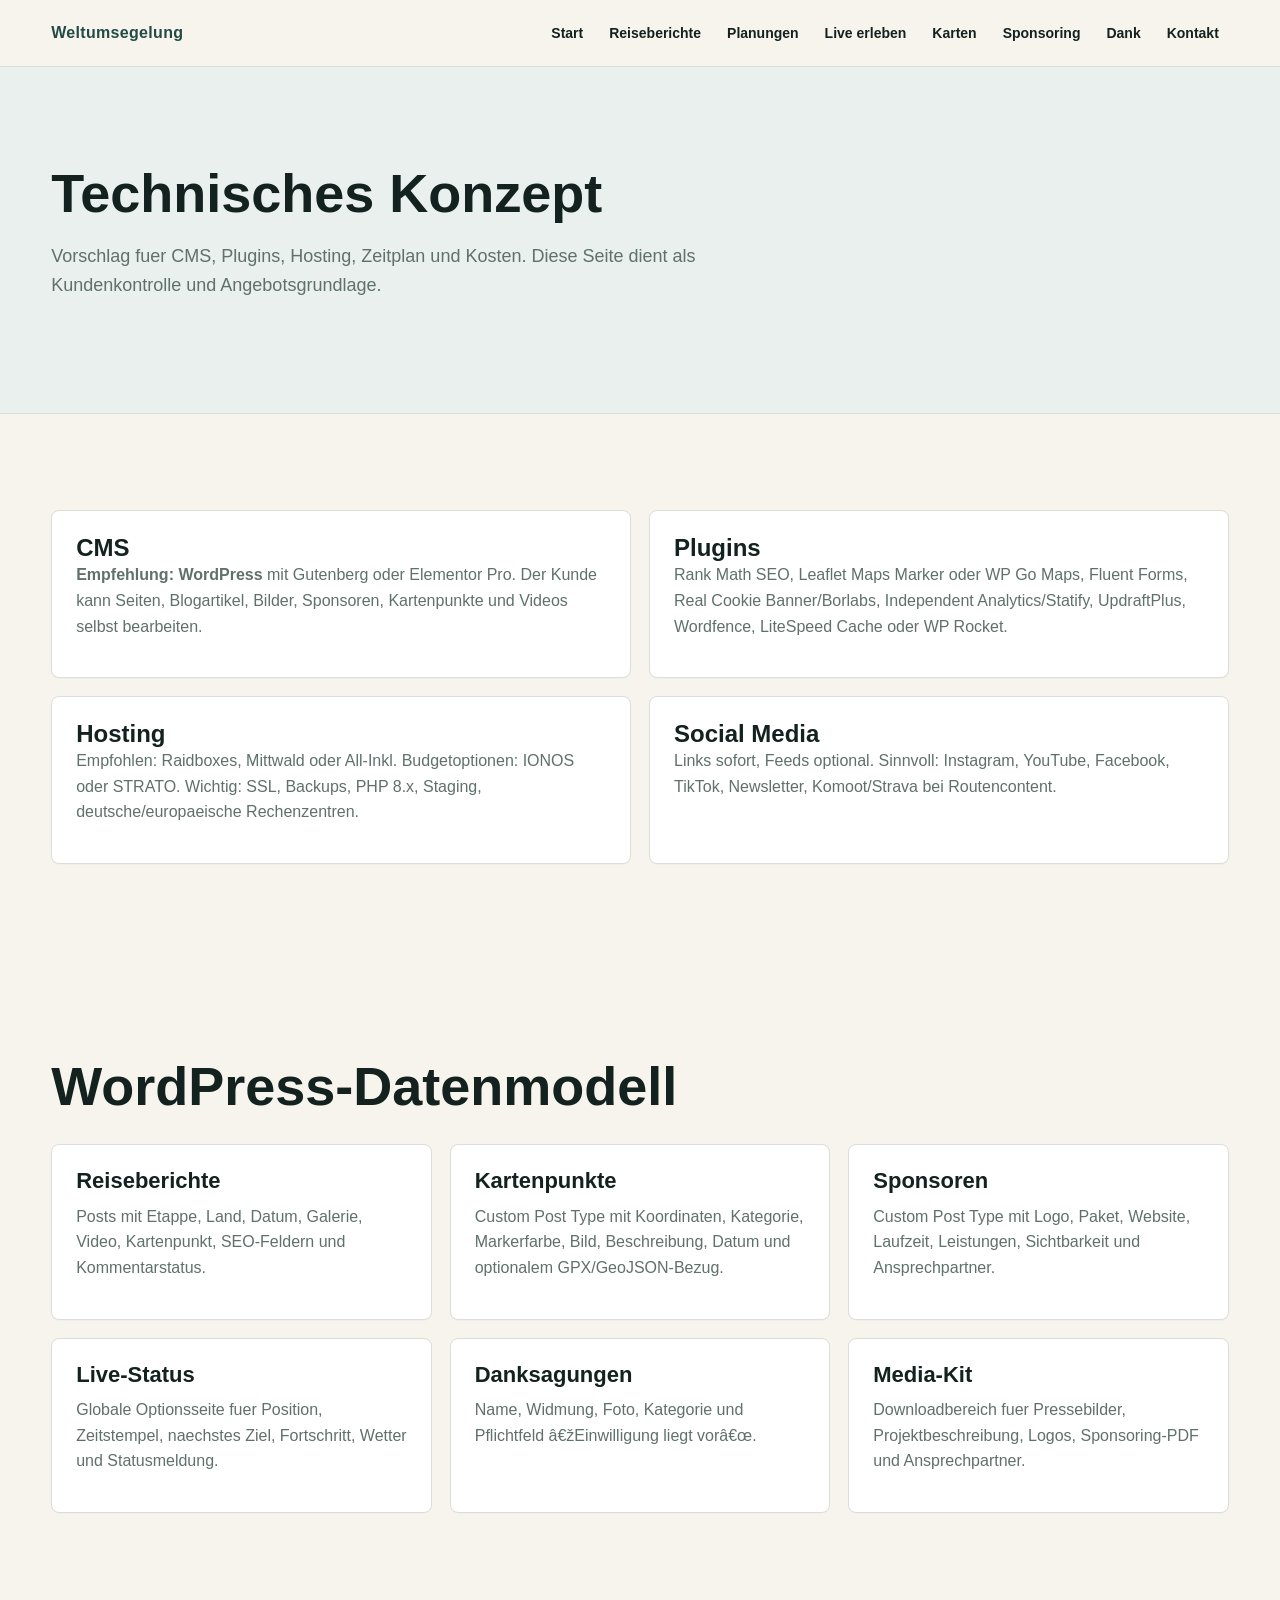
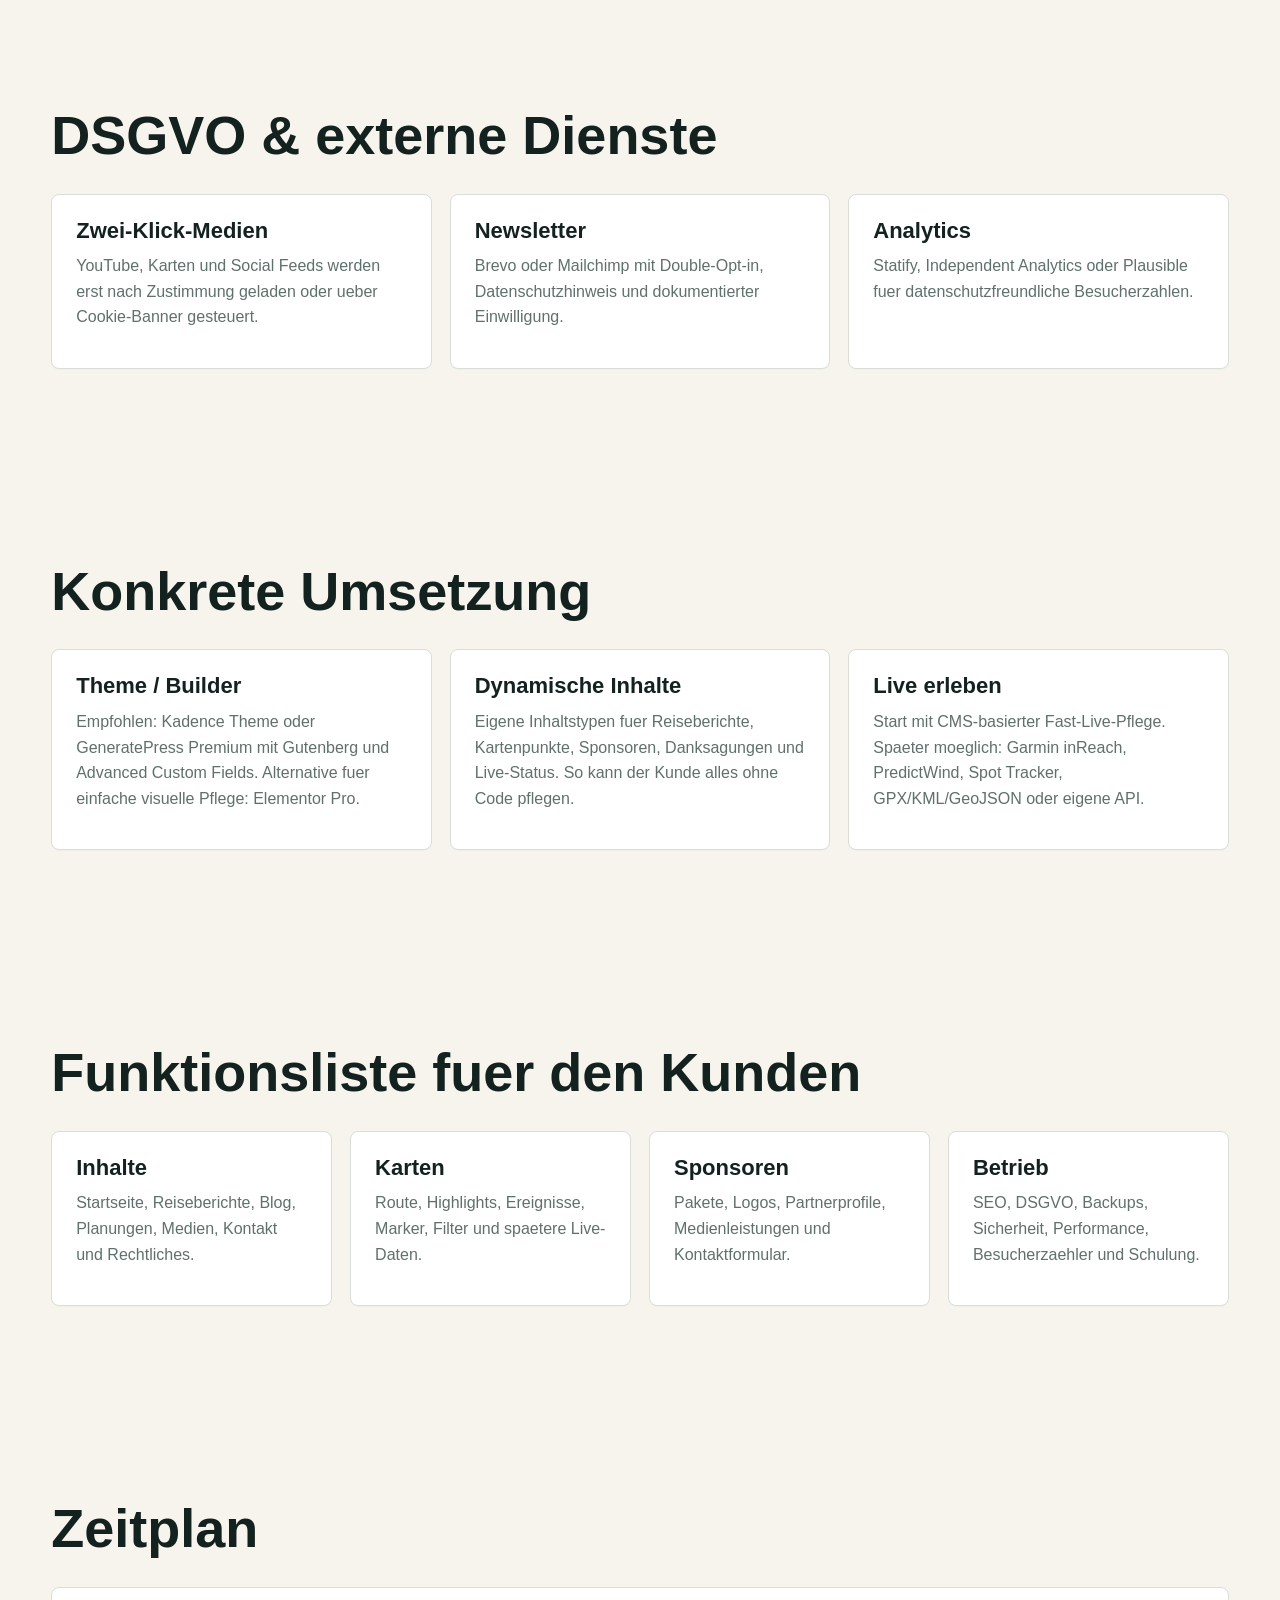
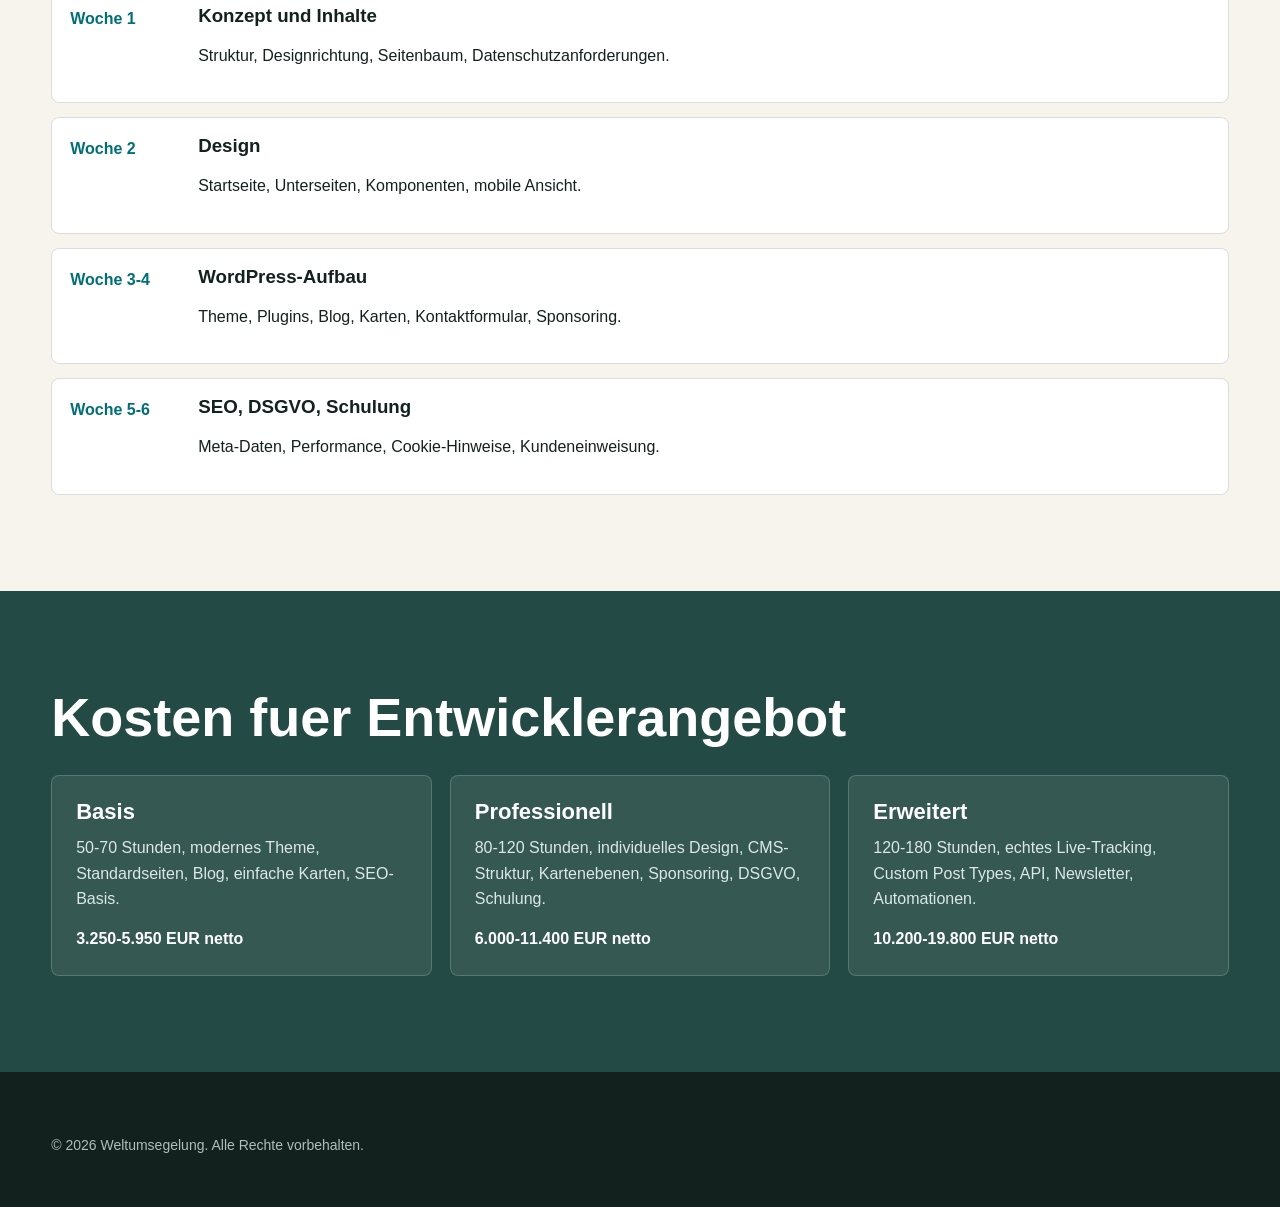
<file: cms-konzept.html>
﻿<!DOCTYPE html>
<html lang="de">
<head>
  <meta charset="UTF-8">
  <meta name="viewport" content="width=device-width, initial-scale=1.0">
  <meta name="description" content="Technisches Konzept, CMS, Plugins, Hosting, Zeitplan und Kosten fuer Weltumsegelung.">
  <title>CMS, Technik, Hosting & Kosten</title>
  <link rel="stylesheet" href="style.css">
</head>
<body>
<header class="navbar">
  <a class="logo" href="index.html">Weltumsegelung</a>
  <button class="nav-toggle" aria-label="Menue oeffnen" aria-expanded="false">+</button>
  <nav class="nav-links" aria-label="Hauptnavigation">
    <a href="index.html">Start</a><a href="blog.html">Reiseberichte</a><a href="planungen.html">Planungen</a><a href="route.html">Live erleben</a><a href="karten.html">Karten</a><a href="sponsoring.html">Sponsoring</a><a href="dank.html">Dank</a><a href="kontakt.html">Kontakt</a>
  </nav>
</header>
<main>
  <section class="page-header">
    <h1>Technisches Konzept</h1>
    <p>Vorschlag fuer CMS, Plugins, Hosting, Zeitplan und Kosten. Diese Seite dient als Kundenkontrolle und Angebotsgrundlage.</p>
  </section>
  <section class="section">
    <div class="grid two">
      <article class="card"><h2>CMS</h2><p><strong>Empfehlung: WordPress</strong> mit Gutenberg oder Elementor Pro. Der Kunde kann Seiten, Blogartikel, Bilder, Sponsoren, Kartenpunkte und Videos selbst bearbeiten.</p></article>
      <article class="card"><h2>Plugins</h2><p>Rank Math SEO, Leaflet Maps Marker oder WP Go Maps, Fluent Forms, Real Cookie Banner/Borlabs, Independent Analytics/Statify, UpdraftPlus, Wordfence, LiteSpeed Cache oder WP Rocket.</p></article>
      <article class="card"><h2>Hosting</h2><p>Empfohlen: Raidboxes, Mittwald oder All-Inkl. Budgetoptionen: IONOS oder STRATO. Wichtig: SSL, Backups, PHP 8.x, Staging, deutsche/europaeische Rechenzentren.</p></article>
      <article class="card"><h2>Social Media</h2><p>Links sofort, Feeds optional. Sinnvoll: Instagram, YouTube, Facebook, TikTok, Newsletter, Komoot/Strava bei Routencontent.</p></article>
    </div>
  </section>
  <section class="section">
    <div class="section-title"><h2>WordPress-Datenmodell</h2></div>
    <div class="grid">
      <article class="card"><h3>Reiseberichte</h3><p>Posts mit Etappe, Land, Datum, Galerie, Video, Kartenpunkt, SEO-Feldern und Kommentarstatus.</p></article>
      <article class="card"><h3>Kartenpunkte</h3><p>Custom Post Type mit Koordinaten, Kategorie, Markerfarbe, Bild, Beschreibung, Datum und optionalem GPX/GeoJSON-Bezug.</p></article>
      <article class="card"><h3>Sponsoren</h3><p>Custom Post Type mit Logo, Paket, Website, Laufzeit, Leistungen, Sichtbarkeit und Ansprechpartner.</p></article>
      <article class="card"><h3>Live-Status</h3><p>Globale Optionsseite fuer Position, Zeitstempel, naechstes Ziel, Fortschritt, Wetter und Statusmeldung.</p></article>
      <article class="card"><h3>Danksagungen</h3><p>Name, Widmung, Foto, Kategorie und Pflichtfeld â€žEinwilligung liegt vorâ€œ.</p></article>
      <article class="card"><h3>Media-Kit</h3><p>Downloadbereich fuer Pressebilder, Projektbeschreibung, Logos, Sponsoring-PDF und Ansprechpartner.</p></article>
    </div>
  </section>
  <section class="section">
    <div class="section-title"><h2>DSGVO & externe Dienste</h2></div>
    <div class="grid">
      <article class="card"><h3>Zwei-Klick-Medien</h3><p>YouTube, Karten und Social Feeds werden erst nach Zustimmung geladen oder ueber Cookie-Banner gesteuert.</p></article>
      <article class="card"><h3>Newsletter</h3><p>Brevo oder Mailchimp mit Double-Opt-in, Datenschutzhinweis und dokumentierter Einwilligung.</p></article>
      <article class="card"><h3>Analytics</h3><p>Statify, Independent Analytics oder Plausible fuer datenschutzfreundliche Besucherzahlen.</p></article>
    </div>
  </section>
  <section class="section">
    <div class="section-title"><h2>Konkrete Umsetzung</h2></div>
    <div class="grid">
      <article class="card"><h3>Theme / Builder</h3><p>Empfohlen: Kadence Theme oder GeneratePress Premium mit Gutenberg und Advanced Custom Fields. Alternative fuer einfache visuelle Pflege: Elementor Pro.</p></article>
      <article class="card"><h3>Dynamische Inhalte</h3><p>Eigene Inhaltstypen fuer Reiseberichte, Kartenpunkte, Sponsoren, Danksagungen und Live-Status. So kann der Kunde alles ohne Code pflegen.</p></article>
      <article class="card"><h3>Live erleben</h3><p>Start mit CMS-basierter Fast-Live-Pflege. Spaeter moeglich: Garmin inReach, PredictWind, Spot Tracker, GPX/KML/GeoJSON oder eigene API.</p></article>
    </div>
  </section>
  <section class="section">
    <div class="section-title"><h2>Funktionsliste fuer den Kunden</h2></div>
    <div class="grid four">
      <article class="card"><h3>Inhalte</h3><p>Startseite, Reiseberichte, Blog, Planungen, Medien, Kontakt und Rechtliches.</p></article>
      <article class="card"><h3>Karten</h3><p>Route, Highlights, Ereignisse, Marker, Filter und spaetere Live-Daten.</p></article>
      <article class="card"><h3>Sponsoren</h3><p>Pakete, Logos, Partnerprofile, Medienleistungen und Kontaktformular.</p></article>
      <article class="card"><h3>Betrieb</h3><p>SEO, DSGVO, Backups, Sicherheit, Performance, Besucherzaehler und Schulung.</p></article>
    </div>
  </section>
  <section class="section">
    <div class="section-title"><h2>Zeitplan</h2></div>
    <div class="timeline">
      <div class="timeline-item"><strong>Woche 1</strong><div><h3>Konzept und Inhalte</h3><p>Struktur, Designrichtung, Seitenbaum, Datenschutzanforderungen.</p></div></div>
      <div class="timeline-item"><strong>Woche 2</strong><div><h3>Design</h3><p>Startseite, Unterseiten, Komponenten, mobile Ansicht.</p></div></div>
      <div class="timeline-item"><strong>Woche 3-4</strong><div><h3>WordPress-Aufbau</h3><p>Theme, Plugins, Blog, Karten, Kontaktformular, Sponsoring.</p></div></div>
      <div class="timeline-item"><strong>Woche 5-6</strong><div><h3>SEO, DSGVO, Schulung</h3><p>Meta-Daten, Performance, Cookie-Hinweise, Kundeneinweisung.</p></div></div>
    </div>
  </section>
  <section class="section band">
    <div class="section-title"><h2>Kosten fuer Entwicklerangebot</h2></div>
    <div class="grid">
      <article class="card"><h3>Basis</h3><p>50-70 Stunden, modernes Theme, Standardseiten, Blog, einfache Karten, SEO-Basis.</p><strong>3.250-5.950 EUR netto</strong></article>
      <article class="card"><h3>Professionell</h3><p>80-120 Stunden, individuelles Design, CMS-Struktur, Kartenebenen, Sponsoring, DSGVO, Schulung.</p><strong>6.000-11.400 EUR netto</strong></article>
      <article class="card"><h3>Erweitert</h3><p>120-180 Stunden, echtes Live-Tracking, Custom Post Types, API, Newsletter, Automationen.</p><strong>10.200-19.800 EUR netto</strong></article>
    </div>
  </section>
</main>
<footer class="site-footer"><p class="copyright">&copy; 2026 Weltumsegelung. Alle Rechte vorbehalten.</p></footer>
<script src="script.js"></script>
</body>
</html>
</file>
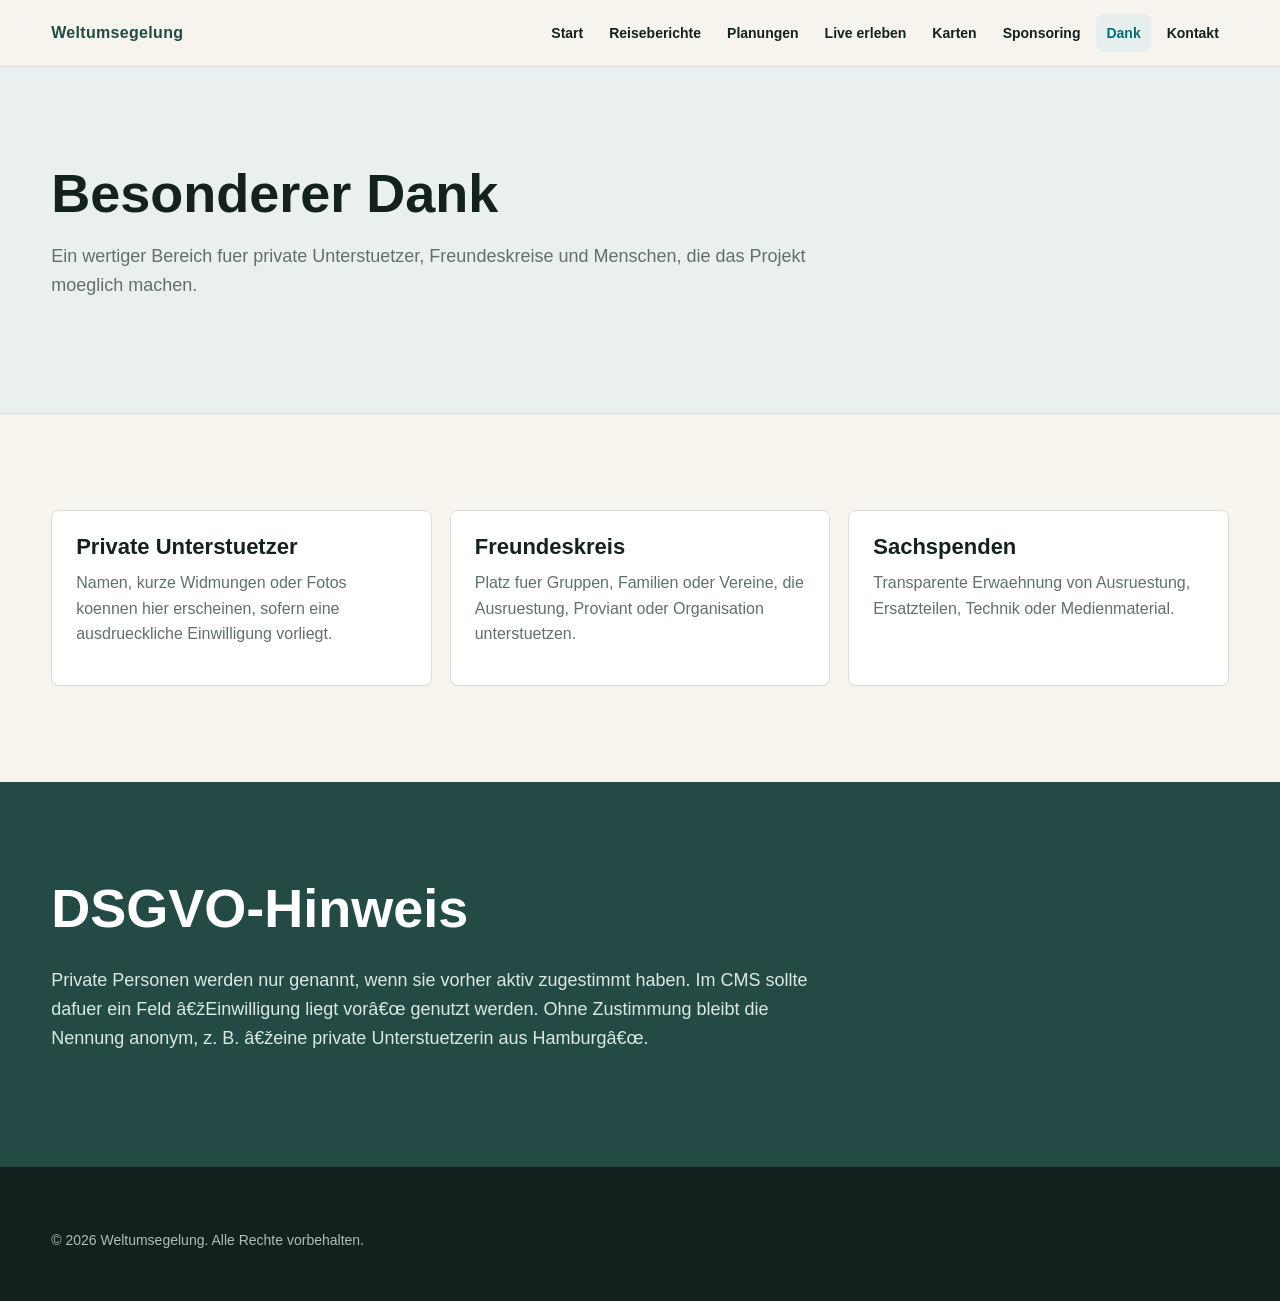
<file: dank.html>
﻿<!DOCTYPE html>
<html lang="de">
<head>
  <meta charset="UTF-8">
  <meta name="viewport" content="width=device-width, initial-scale=1.0">
  <meta name="description" content="Besonderer Dank an private Unterstuetzer von Weltumsegelung, mit DSGVO-konformer Nennung nur nach Zustimmung.">
  <title>Besonderer Dank</title>
  <link rel="stylesheet" href="style.css">
</head>
<body>
<header class="navbar">
  <a class="logo" href="index.html">Weltumsegelung</a>
  <button class="nav-toggle" aria-label="Menue oeffnen" aria-expanded="false">+</button>
  <nav class="nav-links" aria-label="Hauptnavigation">
    <a href="index.html">Start</a><a href="blog.html">Reiseberichte</a><a href="planungen.html">Planungen</a><a href="route.html">Live erleben</a><a href="karten.html">Karten</a><a href="sponsoring.html">Sponsoring</a><a href="dank.html">Dank</a><a href="kontakt.html">Kontakt</a>
  </nav>
</header>
<main>
  <section class="page-header">
    <h1>Besonderer Dank</h1>
    <p>Ein wertiger Bereich fuer private Unterstuetzer, Freundeskreise und Menschen, die das Projekt moeglich machen.</p>
  </section>
  <section class="section">
    <div class="grid">
      <article class="card"><h3>Private Unterstuetzer</h3><p>Namen, kurze Widmungen oder Fotos koennen hier erscheinen, sofern eine ausdrueckliche Einwilligung vorliegt.</p></article>
      <article class="card"><h3>Freundeskreis</h3><p>Platz fuer Gruppen, Familien oder Vereine, die Ausruestung, Proviant oder Organisation unterstuetzen.</p></article>
      <article class="card"><h3>Sachspenden</h3><p>Transparente Erwaehnung von Ausruestung, Ersatzteilen, Technik oder Medienmaterial.</p></article>
    </div>
  </section>
  <section class="section band">
    <div class="section-title"><h2>DSGVO-Hinweis</h2></div>
    <p class="section-lead">Private Personen werden nur genannt, wenn sie vorher aktiv zugestimmt haben. Im CMS sollte dafuer ein Feld â€žEinwilligung liegt vorâ€œ genutzt werden. Ohne Zustimmung bleibt die Nennung anonym, z. B. â€žeine private Unterstuetzerin aus Hamburgâ€œ.</p>
  </section>
</main>
<footer class="site-footer"><p class="copyright">&copy; 2026 Weltumsegelung. Alle Rechte vorbehalten.</p></footer>
<script src="script.js"></script>
</body>
</html>
</file>
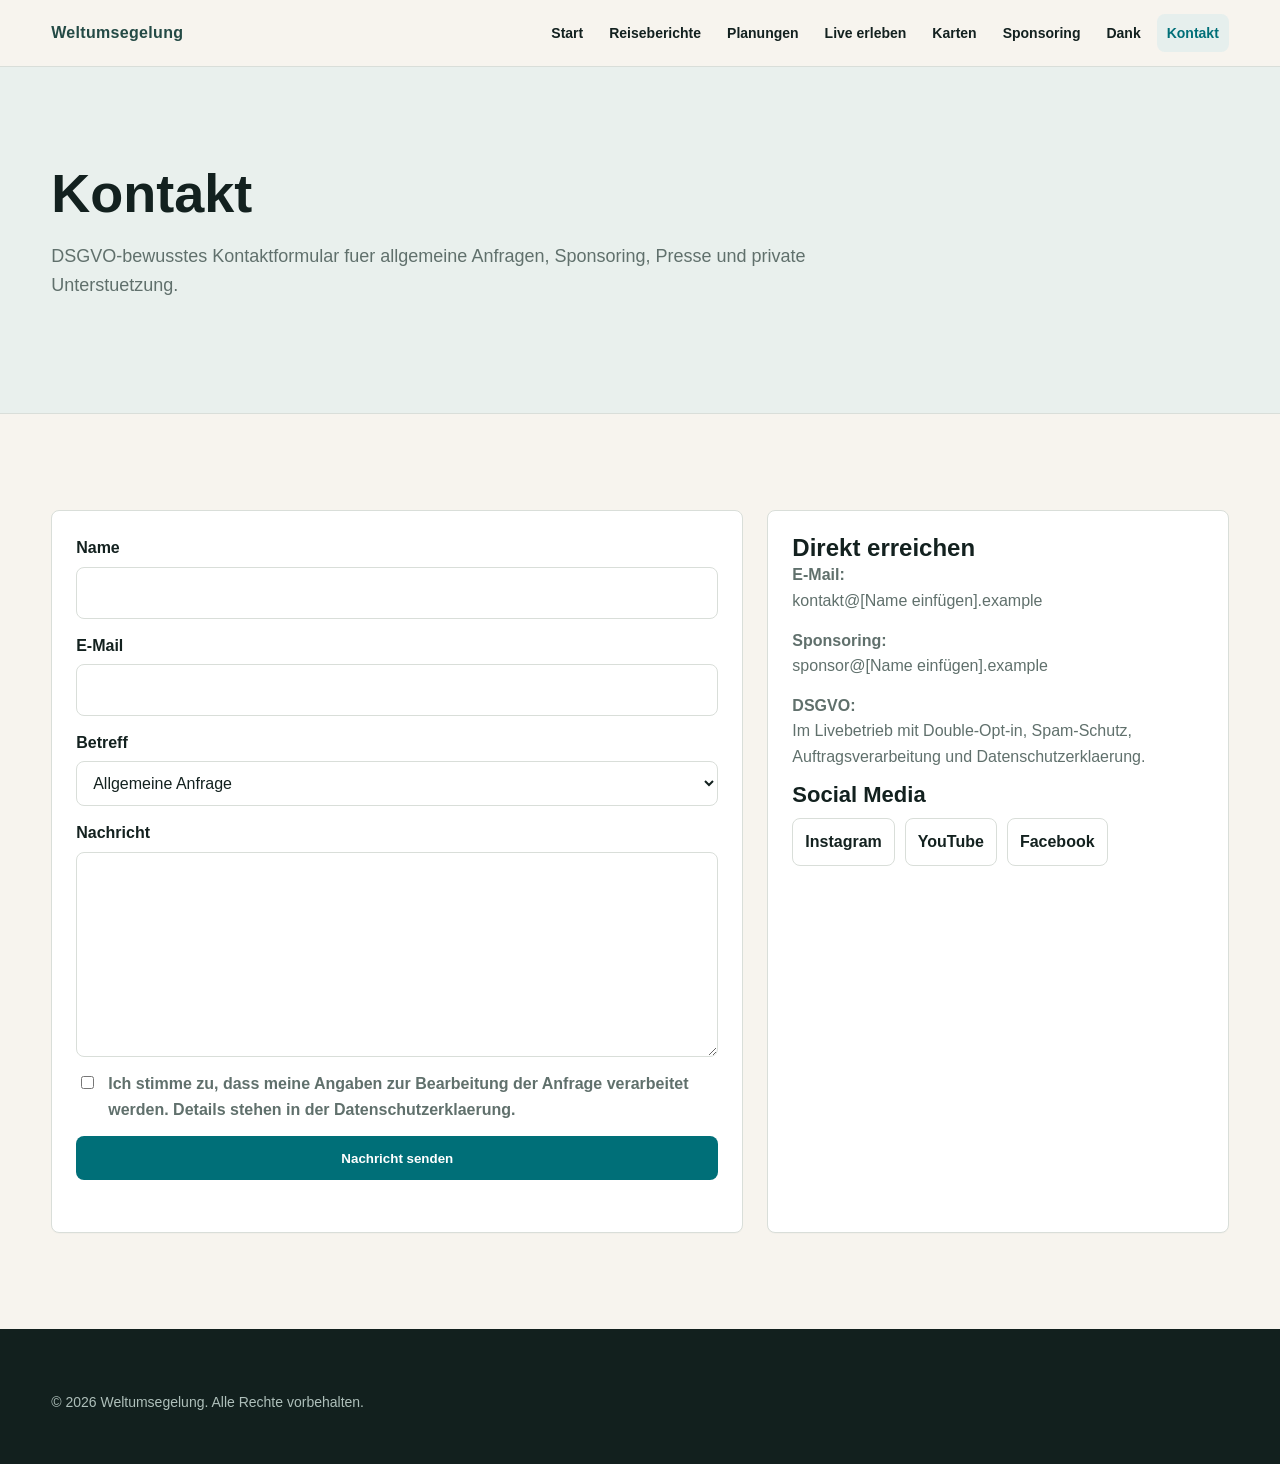
<file: kontakt.html>
﻿<!DOCTYPE html>
<html lang="de">
<head>
  <meta charset="UTF-8">
  <meta name="viewport" content="width=device-width, initial-scale=1.0">
  <meta name="description" content="Kontakt zu Weltumsegelung: Formular fuer allgemeine Anfragen, Sponsoring, Presse und private Unterstuetzung.">
  <title>Kontakt</title>
  <link rel="stylesheet" href="style.css">
</head>
<body>
<header class="navbar">
  <a class="logo" href="index.html">Weltumsegelung</a>
  <button class="nav-toggle" aria-label="Menue oeffnen" aria-expanded="false">+</button>
  <nav class="nav-links" aria-label="Hauptnavigation">
    <a href="index.html">Start</a><a href="blog.html">Reiseberichte</a><a href="planungen.html">Planungen</a><a href="route.html">Live erleben</a><a href="karten.html">Karten</a><a href="sponsoring.html">Sponsoring</a><a href="dank.html">Dank</a><a href="kontakt.html">Kontakt</a>
  </nav>
</header>
<main>
  <section class="page-header">
    <h1>Kontakt</h1>
    <p>DSGVO-bewusstes Kontaktformular fuer allgemeine Anfragen, Sponsoring, Presse und private Unterstuetzung.</p>
  </section>
  <section class="section">
    <div class="contact-layout">
      <form class="card contact-form">
        <div class="form-group"><label for="name">Name</label><input id="name" name="name" autocomplete="name" required></div>
        <div class="form-group"><label for="email">E-Mail</label><input id="email" type="email" name="email" autocomplete="email" required></div>
        <div class="form-group"><label for="subject">Betreff</label><select id="subject" name="subject"><option>Allgemeine Anfrage</option><option>Sponsoring</option><option>Presse</option><option>Private Unterstuetzung</option></select></div>
        <div class="form-group"><label for="message">Nachricht</label><textarea id="message" name="message" rows="7" required></textarea></div>
        <label class="checkbox" for="privacy"><input id="privacy" type="checkbox" required><span>Ich stimme zu, dass meine Angaben zur Bearbeitung der Anfrage verarbeitet werden. Details stehen in der Datenschutzerklaerung.</span></label>
        <button class="btn" type="submit">Nachricht senden</button>
        <p data-form-status aria-live="polite"></p>
      </form>
      <aside class="card">
        <h2>Direkt erreichen</h2>
        <p><strong>E-Mail:</strong><br>kontakt@[Name einfügen].example</p>
        <p><strong>Sponsoring:</strong><br>sponsor@[Name einfügen].example</p>
        <p><strong>DSGVO:</strong><br>Im Livebetrieb mit Double-Opt-in, Spam-Schutz, Auftragsverarbeitung und Datenschutzerklaerung.</p>
        <h3>Social Media</h3>
        <div class="social-links"><a href="https://www.instagram.com" target="_blank" rel="noopener">Instagram</a><a href="https://www.youtube.com" target="_blank" rel="noopener">YouTube</a><a href="https://www.facebook.com" target="_blank" rel="noopener">Facebook</a></div>
      </aside>
    </div>
  </section>
</main>
<footer class="site-footer"><p class="copyright">&copy; 2026 Weltumsegelung. Alle Rechte vorbehalten.</p></footer>
<script src="script.js"></script>
</body>
</html>
</file>
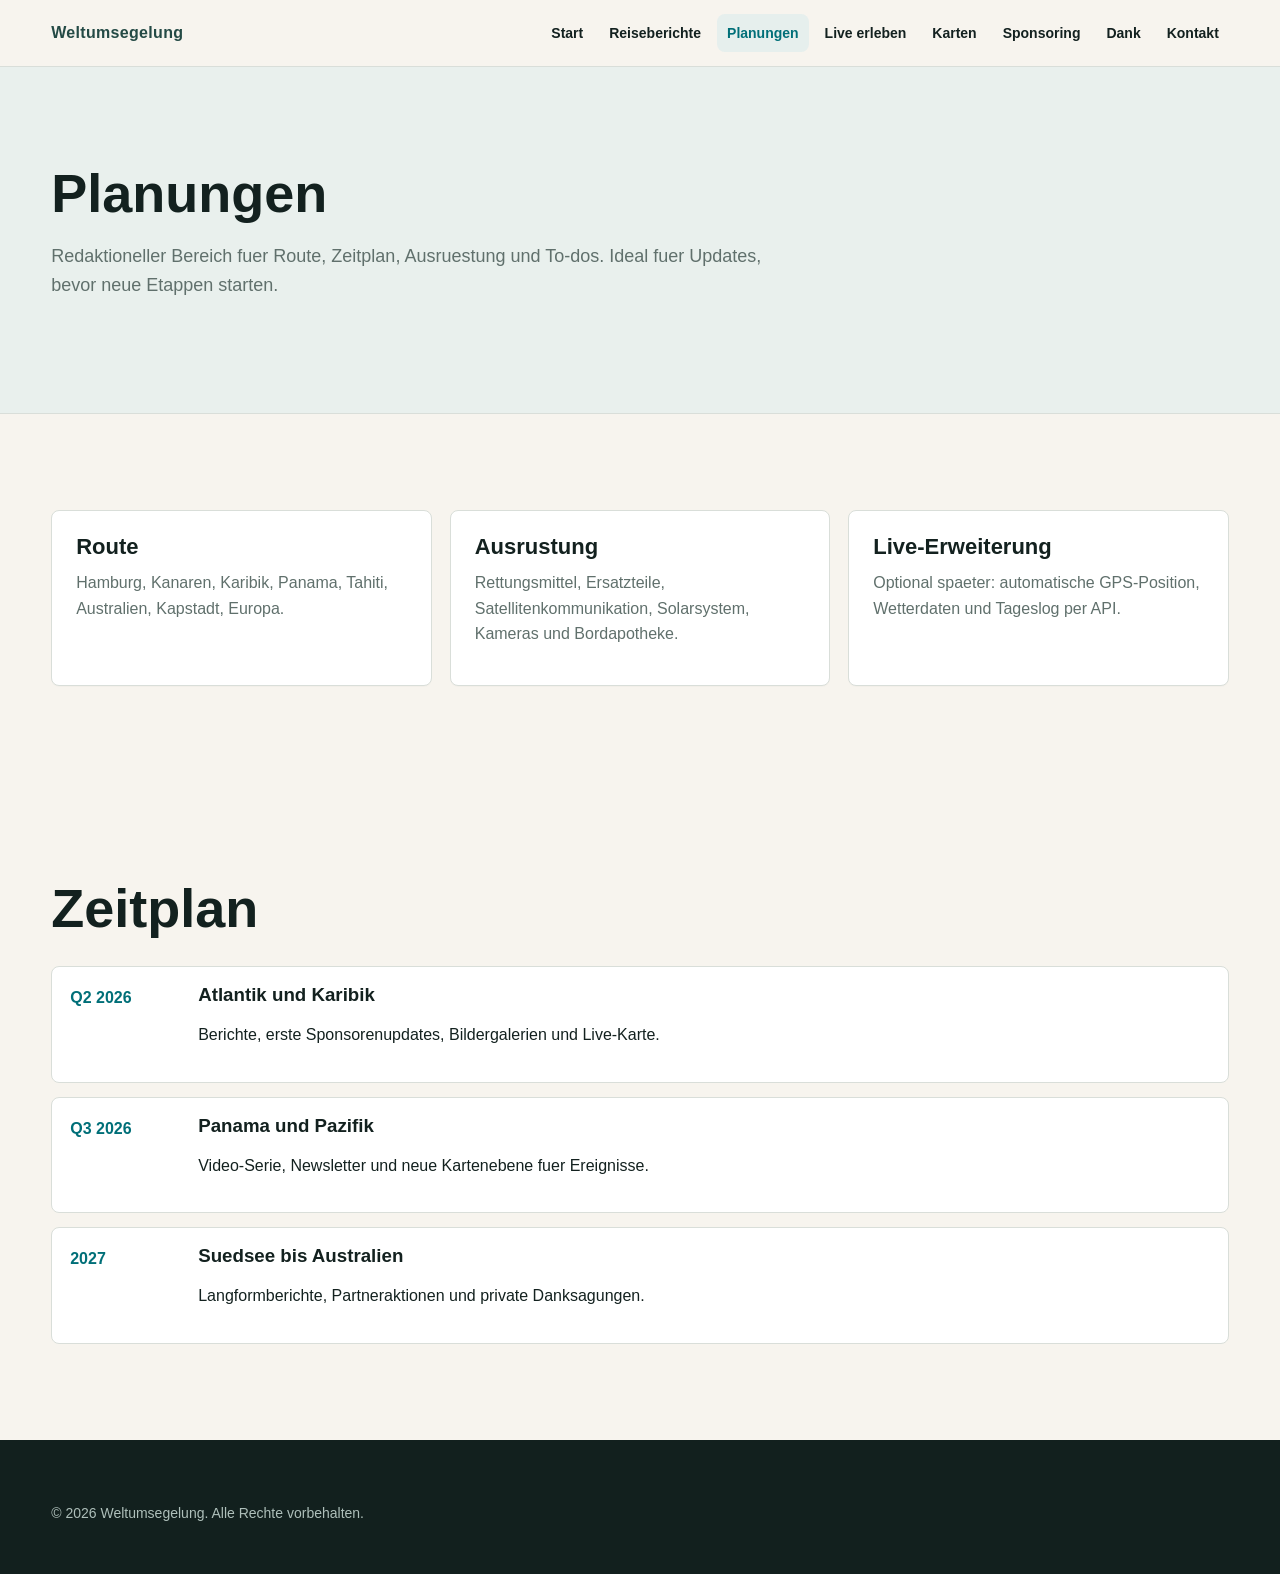
<file: planungen.html>
﻿<!DOCTYPE html>
<html lang="de">
<head>
  <meta charset="UTF-8">
  <meta name="viewport" content="width=device-width, initial-scale=1.0">
  <meta name="description" content="Planungen von Weltumsegelung: Route, Ausruestung, Zeitplan, Aufgaben und Live-Erweiterungen.">
  <title>Planungen</title>
  <link rel="stylesheet" href="style.css">
</head>
<body>
<header class="navbar">
  <a class="logo" href="index.html">Weltumsegelung</a>
  <button class="nav-toggle" aria-label="Menue oeffnen" aria-expanded="false">+</button>
  <nav class="nav-links" aria-label="Hauptnavigation">
    <a href="index.html">Start</a><a href="blog.html">Reiseberichte</a><a href="planungen.html">Planungen</a><a href="route.html">Live erleben</a><a href="karten.html">Karten</a><a href="sponsoring.html">Sponsoring</a><a href="dank.html">Dank</a><a href="kontakt.html">Kontakt</a>
  </nav>
</header>
<main>
  <section class="page-header">
    <h1>Planungen</h1>
    <p>Redaktioneller Bereich fuer Route, Zeitplan, Ausruestung und To-dos. Ideal fuer Updates, bevor neue Etappen starten.</p>
  </section>
  <section class="section">
    <div class="grid">
      <article class="card"><h3>Route</h3><p>Hamburg, Kanaren, Karibik, Panama, Tahiti, Australien, Kapstadt, Europa.</p></article>
      <article class="card"><h3>Ausrustung</h3><p>Rettungsmittel, Ersatzteile, Satellitenkommunikation, Solarsystem, Kameras und Bordapotheke.</p></article>
      <article class="card"><h3>Live-Erweiterung</h3><p>Optional spaeter: automatische GPS-Position, Wetterdaten und Tageslog per API.</p></article>
    </div>
  </section>
  <section class="section">
    <div class="section-title"><h2>Zeitplan</h2></div>
    <div class="timeline">
      <div class="timeline-item"><strong>Q2 2026</strong><div><h3>Atlantik und Karibik</h3><p>Berichte, erste Sponsorenupdates, Bildergalerien und Live-Karte.</p></div></div>
      <div class="timeline-item"><strong>Q3 2026</strong><div><h3>Panama und Pazifik</h3><p>Video-Serie, Newsletter und neue Kartenebene fuer Ereignisse.</p></div></div>
      <div class="timeline-item"><strong>2027</strong><div><h3>Suedsee bis Australien</h3><p>Langformberichte, Partneraktionen und private Danksagungen.</p></div></div>
    </div>
  </section>
</main>
<footer class="site-footer"><p class="copyright">&copy; 2026 Weltumsegelung. Alle Rechte vorbehalten.</p></footer>
<script src="script.js"></script>
</body>
</html>
</file>
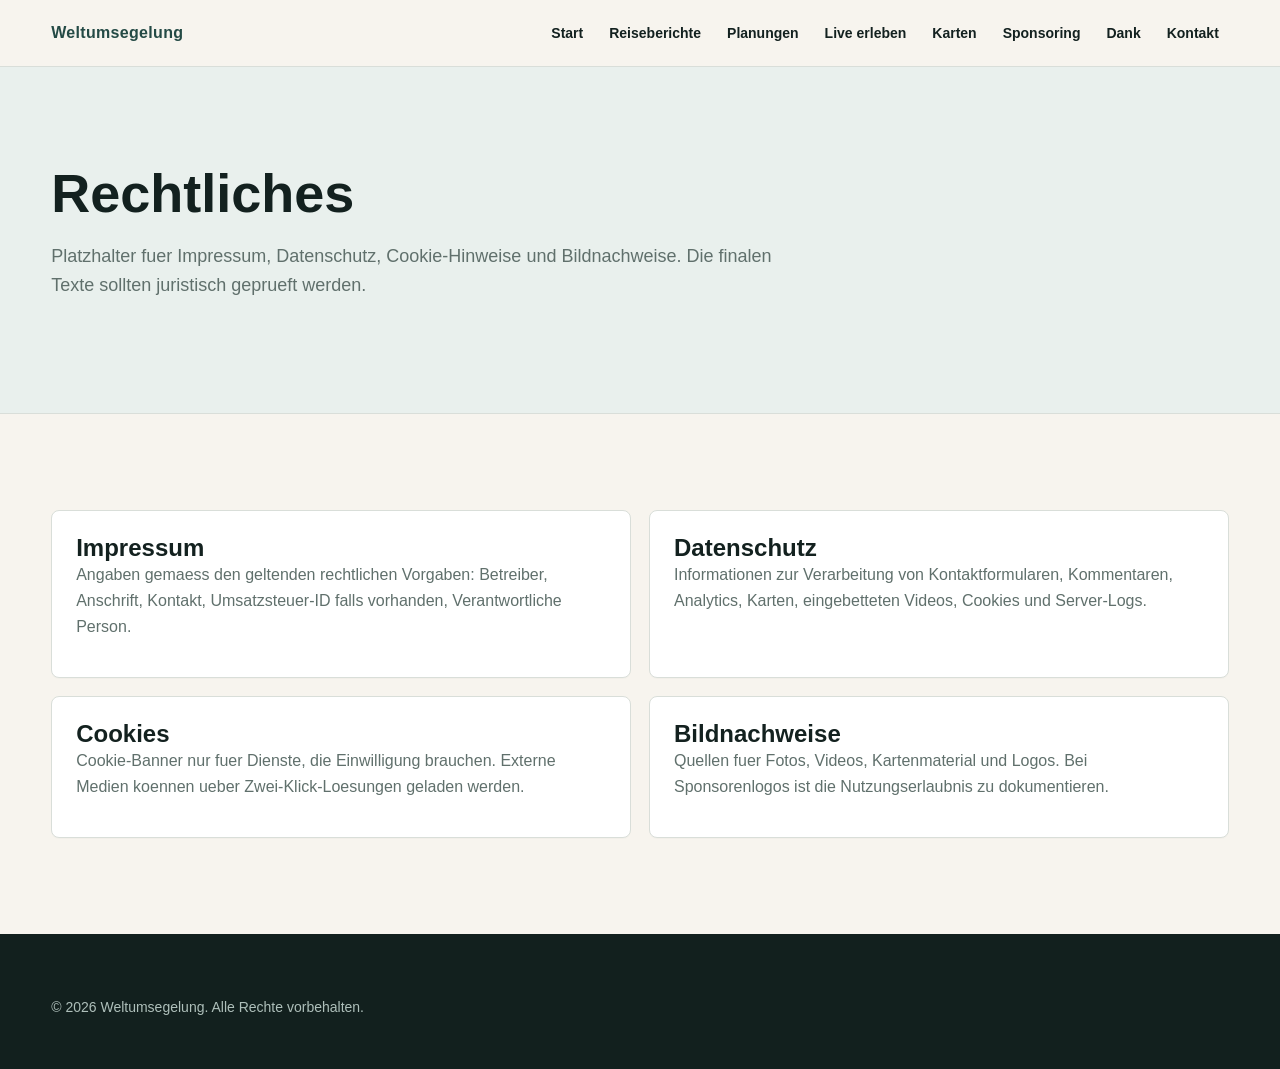
<file: rechtliches.html>
﻿<!DOCTYPE html>
<html lang="de">
<head>
  <meta charset="UTF-8">
  <meta name="viewport" content="width=device-width, initial-scale=1.0">
  <meta name="description" content="Rechtliche Seiten fuer Weltumsegelung: Impressum, Datenschutz, Cookie-Hinweise und Bildnachweise als Platzhalter.">
  <title>Rechtliches</title>
  <link rel="stylesheet" href="style.css">
</head>
<body>
<header class="navbar">
  <a class="logo" href="index.html">Weltumsegelung</a>
  <button class="nav-toggle" aria-label="Menue oeffnen" aria-expanded="false">+</button>
  <nav class="nav-links" aria-label="Hauptnavigation">
    <a href="index.html">Start</a><a href="blog.html">Reiseberichte</a><a href="planungen.html">Planungen</a><a href="route.html">Live erleben</a><a href="karten.html">Karten</a><a href="sponsoring.html">Sponsoring</a><a href="dank.html">Dank</a><a href="kontakt.html">Kontakt</a>
  </nav>
</header>
<main>
  <section class="page-header">
    <h1>Rechtliches</h1>
    <p>Platzhalter fuer Impressum, Datenschutz, Cookie-Hinweise und Bildnachweise. Die finalen Texte sollten juristisch geprueft werden.</p>
  </section>
  <section class="section">
    <div class="grid two">
      <article class="card"><h2>Impressum</h2><p>Angaben gemaess den geltenden rechtlichen Vorgaben: Betreiber, Anschrift, Kontakt, Umsatzsteuer-ID falls vorhanden, Verantwortliche Person.</p></article>
      <article class="card"><h2>Datenschutz</h2><p>Informationen zur Verarbeitung von Kontaktformularen, Kommentaren, Analytics, Karten, eingebetteten Videos, Cookies und Server-Logs.</p></article>
      <article class="card"><h2>Cookies</h2><p>Cookie-Banner nur fuer Dienste, die Einwilligung brauchen. Externe Medien koennen ueber Zwei-Klick-Loesungen geladen werden.</p></article>
      <article class="card"><h2>Bildnachweise</h2><p>Quellen fuer Fotos, Videos, Kartenmaterial und Logos. Bei Sponsorenlogos ist die Nutzungserlaubnis zu dokumentieren.</p></article>
    </div>
  </section>
</main>
<footer class="site-footer"><p class="copyright">&copy; 2026 Weltumsegelung. Alle Rechte vorbehalten.</p></footer>
<script src="script.js"></script>
</body>
</html>
</file>
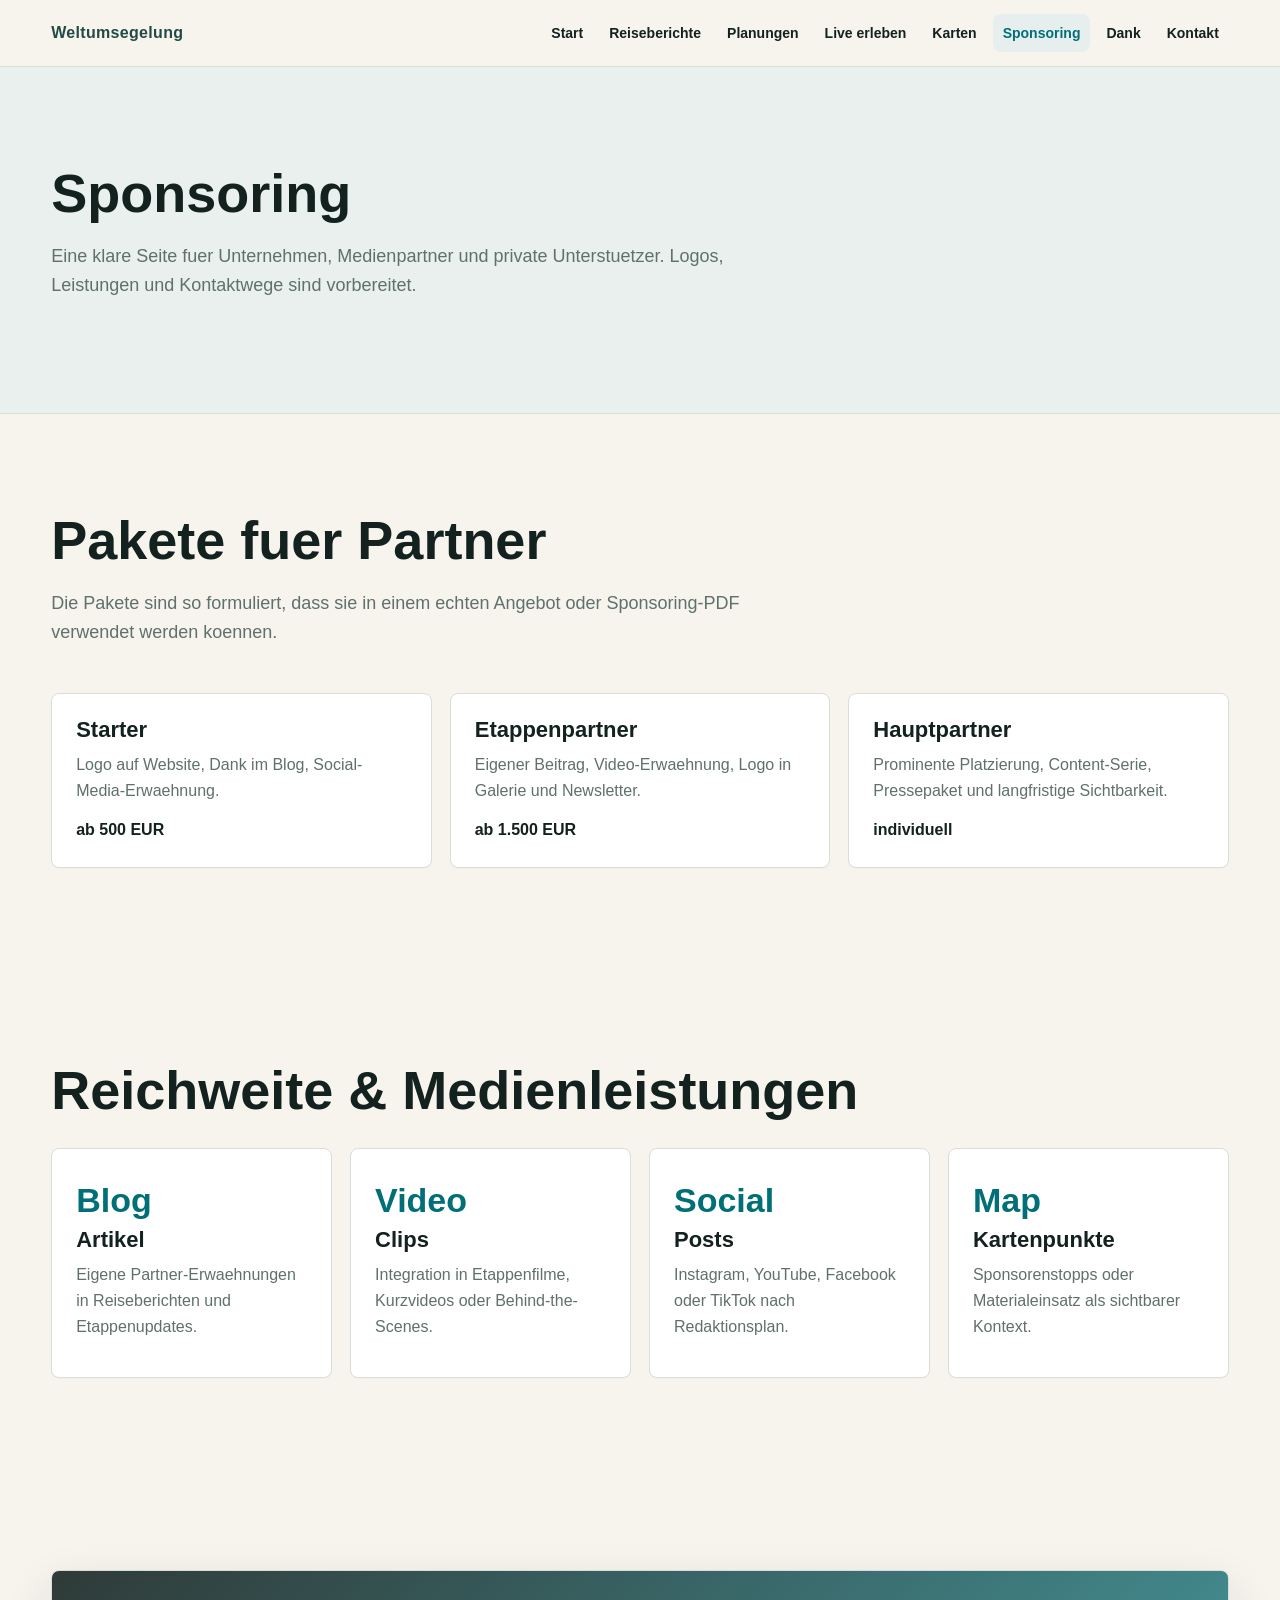
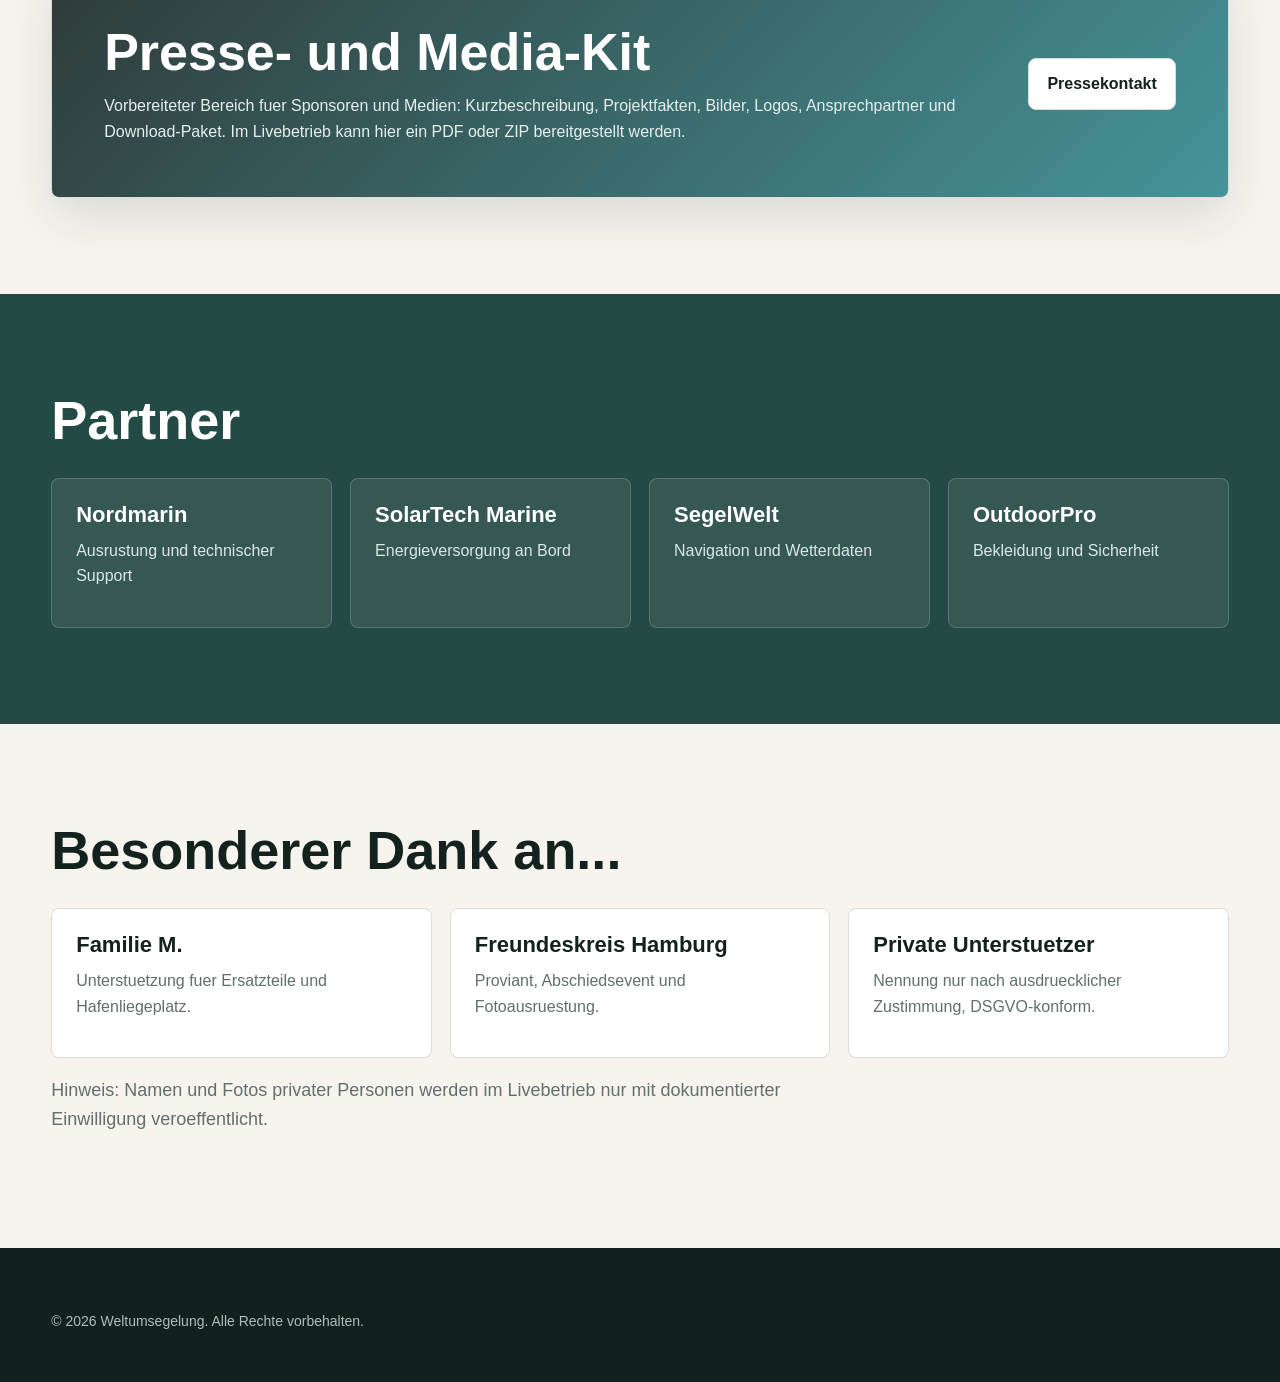
<file: sponsoring.html>
﻿<!DOCTYPE html>
<html lang="de">
<head>
  <meta charset="UTF-8">
  <meta name="viewport" content="width=device-width, initial-scale=1.0">
  <meta name="description" content="Sponsoring fuer Weltumsegelung: Partnerpakete, Leistungen und besonderer Dank an private Unterstuetzer.">
  <title>Sponsoring & besonderer Dank</title>
  <link rel="stylesheet" href="style.css">
</head>
<body>
<header class="navbar">
  <a class="logo" href="index.html">Weltumsegelung</a>
  <button class="nav-toggle" aria-label="Menue oeffnen" aria-expanded="false">+</button>
  <nav class="nav-links" aria-label="Hauptnavigation">
    <a href="index.html">Start</a><a href="blog.html">Reiseberichte</a><a href="planungen.html">Planungen</a><a href="route.html">Live erleben</a><a href="karten.html">Karten</a><a href="sponsoring.html">Sponsoring</a><a href="dank.html">Dank</a><a href="kontakt.html">Kontakt</a>
  </nav>
</header>
<main>
  <section class="page-header">
    <h1>Sponsoring</h1>
    <p>Eine klare Seite fuer Unternehmen, Medienpartner und private Unterstuetzer. Logos, Leistungen und Kontaktwege sind vorbereitet.</p>
  </section>
  <section class="section">
    <div class="section-title">
      <div>
        <h2>Pakete fuer Partner</h2>
        <p class="section-lead">Die Pakete sind so formuliert, dass sie in einem echten Angebot oder Sponsoring-PDF verwendet werden koennen.</p>
      </div>
    </div>
    <div class="grid">
      <article class="card"><h3>Starter</h3><p>Logo auf Website, Dank im Blog, Social-Media-Erwaehnung.</p><strong>ab 500 EUR</strong></article>
      <article class="card"><h3>Etappenpartner</h3><p>Eigener Beitrag, Video-Erwaehnung, Logo in Galerie und Newsletter.</p><strong>ab 1.500 EUR</strong></article>
      <article class="card"><h3>Hauptpartner</h3><p>Prominente Platzierung, Content-Serie, Pressepaket und langfristige Sichtbarkeit.</p><strong>individuell</strong></article>
    </div>
  </section>
  <section class="section">
    <div class="section-title"><h2>Reichweite & Medienleistungen</h2></div>
    <div class="grid four">
      <article class="card"><div class="stat">Blog</div><h3>Artikel</h3><p>Eigene Partner-Erwaehnungen in Reiseberichten und Etappenupdates.</p></article>
      <article class="card"><div class="stat">Video</div><h3>Clips</h3><p>Integration in Etappenfilme, Kurzvideos oder Behind-the-Scenes.</p></article>
      <article class="card"><div class="stat">Social</div><h3>Posts</h3><p>Instagram, YouTube, Facebook oder TikTok nach Redaktionsplan.</p></article>
      <article class="card"><div class="stat">Map</div><h3>Kartenpunkte</h3><p>Sponsorenstopps oder Materialeinsatz als sichtbarer Kontext.</p></article>
    </div>
  </section>
  <section class="section">
    <div class="media-kit">
      <div>
        <h2>Presse- und Media-Kit</h2>
        <p>Vorbereiteter Bereich fuer Sponsoren und Medien: Kurzbeschreibung, Projektfakten, Bilder, Logos, Ansprechpartner und Download-Paket. Im Livebetrieb kann hier ein PDF oder ZIP bereitgestellt werden.</p>
      </div>
      <a class="btn secondary" href="kontakt.html">Pressekontakt</a>
    </div>
  </section>
  <section class="section band">
    <div class="section-title"><h2>Partner</h2></div>
    <div class="grid four">
      <article class="card"><h3>Nordmarin</h3><p>Ausrustung und technischer Support</p></article>
      <article class="card"><h3>SolarTech Marine</h3><p>Energieversorgung an Bord</p></article>
      <article class="card"><h3>SegelWelt</h3><p>Navigation und Wetterdaten</p></article>
      <article class="card"><h3>OutdoorPro</h3><p>Bekleidung und Sicherheit</p></article>
    </div>
  </section>
  <section id="dank" class="section">
    <div class="section-title"><h2>Besonderer Dank an...</h2></div>
    <div class="grid">
      <article class="card"><h3>Familie M.</h3><p>Unterstuetzung fuer Ersatzteile und Hafenliegeplatz.</p></article>
      <article class="card"><h3>Freundeskreis Hamburg</h3><p>Proviant, Abschiedsevent und Fotoausruestung.</p></article>
      <article class="card"><h3>Private Unterstuetzer</h3><p>Nennung nur nach ausdruecklicher Zustimmung, DSGVO-konform.</p></article>
    </div>
    <p class="section-lead">Hinweis: Namen und Fotos privater Personen werden im Livebetrieb nur mit dokumentierter Einwilligung veroeffentlicht.</p>
  </section>
</main>
<footer class="site-footer"><p class="copyright">&copy; 2026 Weltumsegelung. Alle Rechte vorbehalten.</p></footer>
<script src="script.js"></script>
</body>
</html>
</file>
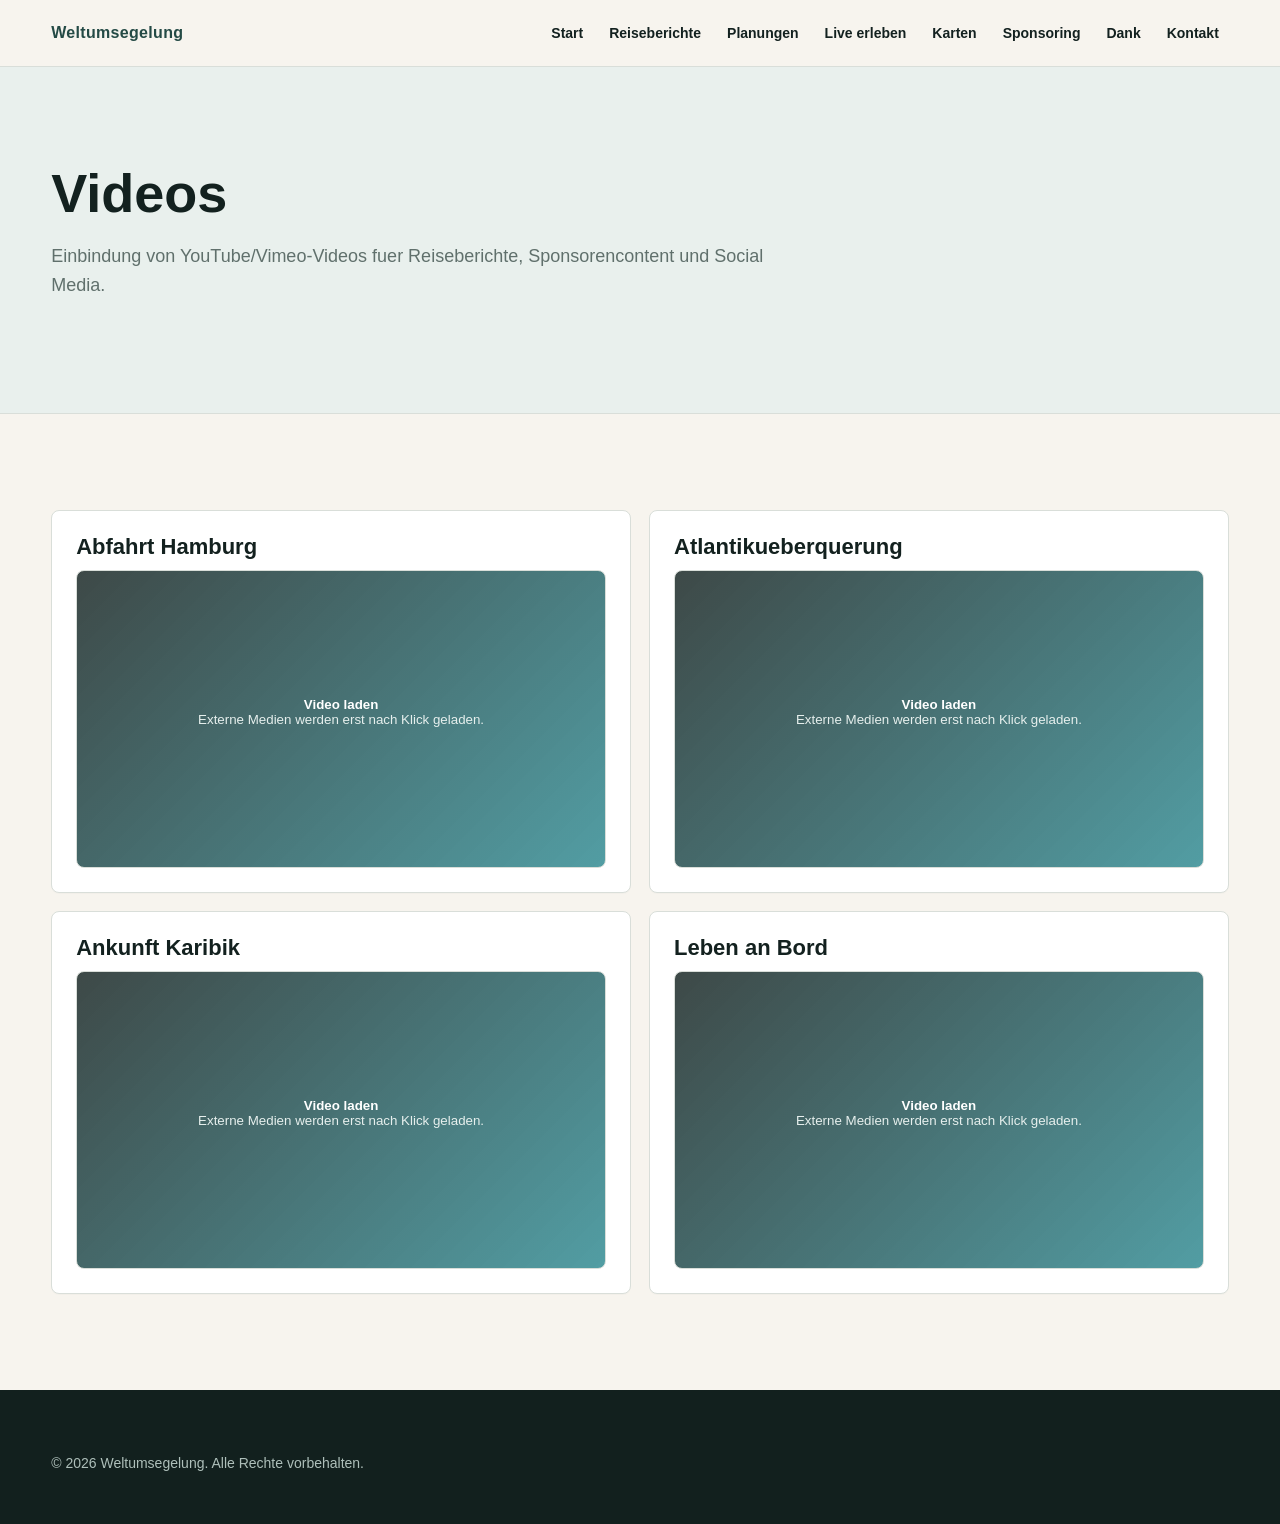
<file: videos.html>
﻿<!DOCTYPE html>
<html lang="de">
<head>
  <meta charset="UTF-8">
  <meta name="viewport" content="width=device-width, initial-scale=1.0">
  <meta name="description" content="Videos von Weltumsegelung mit Etappen, Orten und Leben unterwegs.">
  <title>Videos</title>
  <link rel="stylesheet" href="style.css">
</head>
<body>
<header class="navbar">
  <a class="logo" href="index.html">Weltumsegelung</a>
  <button class="nav-toggle" aria-label="Menue oeffnen" aria-expanded="false">+</button>
  <nav class="nav-links" aria-label="Hauptnavigation">
    <a href="index.html">Start</a><a href="blog.html">Reiseberichte</a><a href="planungen.html">Planungen</a><a href="route.html">Live erleben</a><a href="karten.html">Karten</a><a href="sponsoring.html">Sponsoring</a><a href="dank.html">Dank</a><a href="kontakt.html">Kontakt</a>
  </nav>
</header>
<main>
  <section class="page-header"><h1>Videos</h1><p>Einbindung von YouTube/Vimeo-Videos fuer Reiseberichte, Sponsorencontent und Social Media.</p></section>
  <section class="section">
    <div class="grid two">
      <article class="card"><h3>Abfahrt Hamburg</h3><button class="video-consent" data-video-src="https://www.youtube.com/embed/gL2I_w0Oq-8" data-video-title="Abfahrt Hamburg"><span><strong>Video laden</strong><p>Externe Medien werden erst nach Klick geladen.</p></span></button></article>
      <article class="card"><h3>Atlantikueberquerung</h3><button class="video-consent" data-video-src="https://www.youtube.com/embed/j4vBVR_inSM" data-video-title="Atlantikueberquerung"><span><strong>Video laden</strong><p>Externe Medien werden erst nach Klick geladen.</p></span></button></article>
      <article class="card"><h3>Ankunft Karibik</h3><button class="video-consent" data-video-src="https://www.youtube.com/embed/5tRNJ12nSIY" data-video-title="Ankunft Karibik"><span><strong>Video laden</strong><p>Externe Medien werden erst nach Klick geladen.</p></span></button></article>
      <article class="card"><h3>Leben an Bord</h3><button class="video-consent" data-video-src="https://www.youtube.com/embed/5zL8t8f6vqE" data-video-title="Leben an Bord"><span><strong>Video laden</strong><p>Externe Medien werden erst nach Klick geladen.</p></span></button></article>
    </div>
  </section>
</main>
<footer class="site-footer"><p class="copyright">&copy; 2026 Weltumsegelung. Alle Rechte vorbehalten.</p></footer>
<script src="script.js"></script>
</body>
</html>
</file>
<file: style.css>
:root {
  --ink: #13211f;
  --muted: #60706c;
  --paper: #f7f4ee;
  --surface: #ffffff;
  --line: #d9ded9;
  --sea: #006f78;
  --reef: #1aa6a8;
  --sun: #e6a526;
  --clay: #b85f3f;
  --forest: #244a45;
  --shadow: 0 18px 50px rgba(19, 33, 31, 0.12);
  --radius: 8px;
  --font: Inter, "Segoe UI", Arial, sans-serif;
}

* { box-sizing: border-box; }

html { scroll-behavior: smooth; }

body {
  margin: 0;
  color: var(--ink);
  background: var(--paper);
  font-family: var(--font);
  line-height: 1.6;
}

img, iframe { max-width: 100%; }

a { color: var(--sea); text-decoration: none; }
a:hover { color: var(--clay); }

.navbar {
  position: sticky;
  top: 0;
  z-index: 1000;
  display: flex;
  align-items: center;
  justify-content: space-between;
  gap: 24px;
  padding: 14px clamp(18px, 4vw, 56px);
  background: rgba(247, 244, 238, 0.94);
  border-bottom: 1px solid var(--line);
  backdrop-filter: blur(14px);
}

.logo {
  font-weight: 800;
  letter-spacing: 0.02em;
  color: var(--forest);
  white-space: nowrap;
}

.nav-toggle {
  display: none;
  border: 1px solid var(--line);
  background: var(--surface);
  color: var(--ink);
  border-radius: var(--radius);
  width: 42px;
  height: 42px;
  font-size: 24px;
  cursor: pointer;
}

.nav-links {
  display: flex;
  align-items: center;
  gap: 6px;
  flex-wrap: wrap;
  justify-content: flex-end;
}

.nav-links a {
  color: var(--ink);
  font-size: 14px;
  font-weight: 650;
  padding: 8px 10px;
  border-radius: var(--radius);
}

.nav-links a.active,
.nav-links a:hover {
  background: #e6efed;
  color: var(--sea);
}

.hero {
  min-height: calc(100vh - 72px);
  display: grid;
  align-items: end;
  padding: 0 clamp(18px, 4vw, 56px) 44px;
  color: #fff;
  background:
    linear-gradient(180deg, rgba(14, 29, 31, 0.18), rgba(14, 29, 31, 0.78)),
    url("https://images.unsplash.com/photo-1500530855697-b586d89ba3ee?auto=format&fit=crop&w=1920&q=82") center/cover;
}

.hero-inner {
  width: min(980px, 100%);
}

.eyebrow {
  display: inline-block;
  margin-bottom: 18px;
  color: #ffe7a8;
  font-size: 13px;
  font-weight: 800;
  text-transform: uppercase;
  letter-spacing: 0.12em;
}

.eyebrow.dark {
  color: var(--sea);
  margin-bottom: 10px;
}

h1, h2, h3 { line-height: 1.12; margin: 0; }

h1 {
  max-width: 760px;
  font-size: clamp(42px, 8vw, 92px);
  letter-spacing: 0;
}

.hero p {
  max-width: 620px;
  margin: 20px 0 28px;
  font-size: clamp(18px, 2.5vw, 24px);
}

.hero-actions,
.actions {
  display: flex;
  flex-wrap: wrap;
  gap: 12px;
}

.btn {
  display: inline-flex;
  align-items: center;
  justify-content: center;
  min-height: 44px;
  padding: 12px 18px;
  border: 1px solid transparent;
  border-radius: var(--radius);
  background: var(--sea);
  color: #fff;
  font-weight: 750;
  cursor: pointer;
}

.btn:hover { background: var(--forest); color: #fff; }
.btn.secondary { background: #fff; color: var(--ink); border-color: var(--line); }
.btn.secondary:hover { color: var(--sea); }
.btn.sun { background: var(--sun); color: #2b2110; }

.section,
.page-header {
  padding: clamp(54px, 8vw, 96px) clamp(18px, 4vw, 56px);
}

.page-header {
  background: #e9f0ed;
  border-bottom: 1px solid var(--line);
}

.page-header p,
.section-lead {
  max-width: 760px;
  color: var(--muted);
  font-size: 18px;
}

.section-title {
  display: flex;
  align-items: end;
  justify-content: space-between;
  gap: 20px;
  margin-bottom: 28px;
}

.section-title h2,
.page-header h1 { font-size: clamp(30px, 5vw, 54px); }

.grid {
  display: grid;
  grid-template-columns: repeat(3, 1fr);
  gap: 18px;
}

.grid.two { grid-template-columns: repeat(2, 1fr); }
.grid.four { grid-template-columns: repeat(4, 1fr); }

.card {
  background: var(--surface);
  border: 1px solid var(--line);
  border-radius: var(--radius);
  padding: 24px;
  box-shadow: 0 1px 0 rgba(19, 33, 31, 0.02);
}

.card.media { padding: 0; overflow: hidden; }
.card.media img { width: 100%; height: 220px; object-fit: cover; display: block; }
.card.media .body { padding: 22px; }
.card h3 { margin-bottom: 10px; font-size: 22px; }
.card p { color: var(--muted); margin: 0 0 14px; }

.stat {
  font-size: 34px;
  font-weight: 850;
  color: var(--sea);
}

.band {
  background: var(--forest);
  color: #fff;
}

.band .card {
  background: rgba(255,255,255,0.08);
  border-color: rgba(255,255,255,0.18);
}

.band p,
.band .card p { color: #dbe8e4; }

.status-strip {
  display: grid;
  grid-template-columns: auto repeat(4, minmax(0, 1fr));
  gap: 18px;
  align-items: center;
  padding: 18px clamp(18px, 4vw, 56px);
  background: #ffffff;
  border-bottom: 1px solid var(--line);
  box-shadow: 0 10px 34px rgba(19, 33, 31, 0.07);
}

.status-strip strong,
.status-strip span {
  display: block;
}

.status-strip strong {
  font-size: 13px;
  text-transform: uppercase;
  letter-spacing: 0.08em;
  color: var(--forest);
}

.status-strip span {
  color: var(--muted);
  font-size: 14px;
}

.status-dot {
  width: 14px;
  height: 14px;
  border-radius: 50%;
  background: var(--sun);
  box-shadow: 0 0 0 8px rgba(230, 165, 38, 0.18);
}

.newsletter-panel,
.media-kit {
  display: grid;
  grid-template-columns: 1.1fr 0.9fr;
  gap: 26px;
  align-items: center;
  padding: clamp(28px, 5vw, 52px);
  border: 1px solid var(--line);
  border-radius: var(--radius);
  background:
    linear-gradient(135deg, rgba(255,255,255,0.94), rgba(230,239,237,0.94)),
    url("https://images.unsplash.com/photo-1500534314209-a25ddb2bd429?auto=format&fit=crop&w=1400&q=70") center/cover;
  box-shadow: var(--shadow);
}

.newsletter-panel h2,
.media-kit h2 {
  font-size: clamp(30px, 5vw, 52px);
  margin-bottom: 12px;
}

.newsletter-panel p,
.media-kit p {
  color: var(--muted);
  margin: 0;
}

.newsletter-form {
  display: grid;
  gap: 10px;
  padding: 22px;
  background: rgba(255,255,255,0.88);
  border: 1px solid var(--line);
  border-radius: var(--radius);
}

.inline-form {
  display: grid;
  grid-template-columns: 1fr auto;
  gap: 10px;
}

.media-kit {
  grid-template-columns: 1fr auto;
  background:
    linear-gradient(135deg, rgba(19,33,31,0.88), rgba(0,111,120,0.72)),
    url("https://images.unsplash.com/photo-1516321318423-f06f85e504b3?auto=format&fit=crop&w=1400&q=70") center/cover;
  color: #fff;
}

.media-kit p { color: #e6efed; }

.video-consent {
  display: grid;
  place-items: center;
  aspect-ratio: 16 / 9;
  width: 100%;
  padding: 22px;
  border: 1px solid var(--line);
  border-radius: var(--radius);
  background:
    linear-gradient(135deg, rgba(19,33,31,0.82), rgba(0,111,120,0.68)),
    url("https://images.unsplash.com/photo-1500530855697-b586d89ba3ee?auto=format&fit=crop&w=900&q=70") center/cover;
  color: #fff;
  text-align: center;
}

.video-consent p {
  max-width: 520px;
  color: #e6efed;
}

.map-shell {
  position: relative;
  background: var(--surface);
  border: 1px solid var(--line);
  border-radius: var(--radius);
  overflow: hidden;
  min-height: 420px;
}

.map {
  width: 100%;
  height: 520px;
  min-height: 420px;
}

.map-tabs {
  display: flex;
  flex-wrap: wrap;
  gap: 8px;
  margin-bottom: 14px;
}

.map-tabs button,
.like-button {
  border: 1px solid var(--line);
  background: var(--surface);
  color: var(--ink);
  border-radius: var(--radius);
  padding: 10px 12px;
  font-weight: 700;
  cursor: pointer;
}

.map-tabs button.active,
.like-button.active {
  background: #e6efed;
  border-color: var(--reef);
  color: var(--sea);
}

.timeline {
  display: grid;
  gap: 14px;
}

.timeline-item {
  display: grid;
  grid-template-columns: 110px 1fr;
  gap: 18px;
  padding: 18px;
  background: var(--surface);
  border: 1px solid var(--line);
  border-radius: var(--radius);
}

.timeline-item strong { color: var(--sea); }

.blog-list {
  display: grid;
  gap: 22px;
}

.blog-card {
  display: grid;
  grid-template-columns: 0.8fr 1.2fr;
  background: var(--surface);
  border: 1px solid var(--line);
  border-radius: var(--radius);
  overflow: hidden;
}

.blog-card img {
  width: 100%;
  height: 100%;
  min-height: 260px;
  object-fit: cover;
}

.blog-content { padding: 26px; }
.blog-content time { color: var(--sea); font-weight: 800; font-size: 14px; }
.blog-content p { color: var(--muted); }

.post-tools {
  display: flex;
  align-items: center;
  gap: 12px;
  flex-wrap: wrap;
  margin-top: 16px;
}

.comments {
  margin-top: 16px;
  padding-top: 16px;
  border-top: 1px solid var(--line);
}

.comments input {
  width: min(360px, 100%);
  border: 1px solid var(--line);
  border-radius: var(--radius);
  padding: 12px;
}

.comment-list {
  margin: 12px 0 0;
  padding: 0;
  list-style: none;
  color: var(--muted);
}

.contact-layout {
  display: grid;
  grid-template-columns: 1.2fr 0.8fr;
  gap: 24px;
}

.contact-form {
  display: grid;
  gap: 14px;
}

.form-group { display: grid; gap: 6px; }

label { font-weight: 750; }

input, select, textarea {
  width: 100%;
  border: 1px solid var(--line);
  border-radius: var(--radius);
  background: #fff;
  color: var(--ink);
  padding: 12px;
  font: inherit;
}

.checkbox {
  display: grid;
  grid-template-columns: 22px 1fr;
  gap: 10px;
  align-items: start;
  color: var(--muted);
}

.checkbox input { width: auto; margin-top: 5px; }

.visitor-counter {
  display: inline-flex;
  gap: 8px;
  align-items: center;
  padding: 8px 10px;
  border: 1px solid var(--line);
  border-radius: var(--radius);
  background: #fff;
  color: var(--muted);
  font-size: 14px;
}

.social-links {
  display: flex;
  flex-wrap: wrap;
  gap: 10px;
}

.social-links a {
  border: 1px solid var(--line);
  border-radius: var(--radius);
  padding: 10px 12px;
  background: #fff;
  color: var(--ink);
  font-weight: 700;
}

.video-frame {
  aspect-ratio: 16 / 9;
  width: 100%;
  border: 0;
  border-radius: var(--radius);
  background: #000;
}

.gallery-grid {
  display: grid;
  grid-template-columns: repeat(auto-fill, minmax(230px, 1fr));
  gap: 14px;
}

.gallery-item {
  background: var(--surface);
  border: 1px solid var(--line);
  border-radius: var(--radius);
  overflow: hidden;
}

.gallery-item img {
  width: 100%;
  height: 190px;
  object-fit: cover;
  display: block;
}

.gallery-caption { padding: 12px; margin: 0; color: var(--muted); }

.site-footer {
  padding: 36px clamp(18px, 4vw, 56px);
  background: #12201e;
  color: #dce8e5;
}

.footer-grid {
  display: grid;
  grid-template-columns: 1.2fr 1fr 1fr;
  gap: 24px;
}

.site-footer a { color: #dce8e5; }
.site-footer nav { display: flex; flex-wrap: wrap; gap: 12px; }
.copyright { color: #aebfba; margin-top: 26px; font-size: 14px; }

@media (max-width: 980px) {
  .grid,
  .grid.two,
  .grid.four,
  .contact-layout,
  .footer-grid,
  .status-strip,
  .newsletter-panel,
  .media-kit {
    grid-template-columns: 1fr;
  }

  .blog-card { grid-template-columns: 1fr; }
}

@media (max-width: 760px) {
  .nav-toggle { display: inline-flex; align-items: center; justify-content: center; }
  .nav-links {
    display: none;
    position: absolute;
    left: 0;
    right: 0;
    top: 70px;
    padding: 16px;
    background: var(--paper);
    border-bottom: 1px solid var(--line);
  }
  .nav-links.open { display: grid; grid-template-columns: 1fr 1fr; }
  .nav-links a { background: #fff; border: 1px solid var(--line); }
  .section-title { display: block; }
  .timeline-item { grid-template-columns: 1fr; }
  .map { height: 420px; }
  .inline-form { grid-template-columns: 1fr; }
}

.comments {
  margin-top: 2rem;
  padding-top: 1.5rem;
  border-top: 1px solid #ddd;
}

.comments-title {
  font-size: 1.3rem;
  margin-bottom: 1rem;
  font-weight: 600;
}

.comment-form {
  display: flex;
  flex-direction: column;
  gap: 0.8rem;
  margin-bottom: 1.5rem;
}

.comment-form .form-row {
  display: flex;
  gap: 0.8rem;
}

.comment-form input,
.comment-form textarea {
  width: 100%;
  padding: 0.7rem 1rem;
  border: 1px solid #ccc;
  border-radius: 6px;
  font-size: 1rem;
}

.comment-form textarea {
  min-height: 90px;
  resize: vertical;
}

.comment-list {
  list-style: none;
  padding: 0;
  margin: 0;
}

.comment-list li {
  background: #f7f7f7;
  padding: 0.9rem 1rem;
  border-radius: 6px;
  margin-bottom: 0.7rem;
}

.comment-list li .meta {
  font-size: 0.85rem;
  color: #666;
  margin-bottom: 0.3rem;
}

.like-button {
  background: #fff;
  border: 1px solid #ddd;
  padding: 0.5rem 1rem;
  border-radius: 6px;
  cursor: pointer;
  transition: 0.2s;
}

.like-button:hover {
  background: #ffecec;
  border-color: #ff8a8a;
}

.like-button.liked {
  background: #ffdddd;
  border-color: #ff6b6b;
}
</file>
